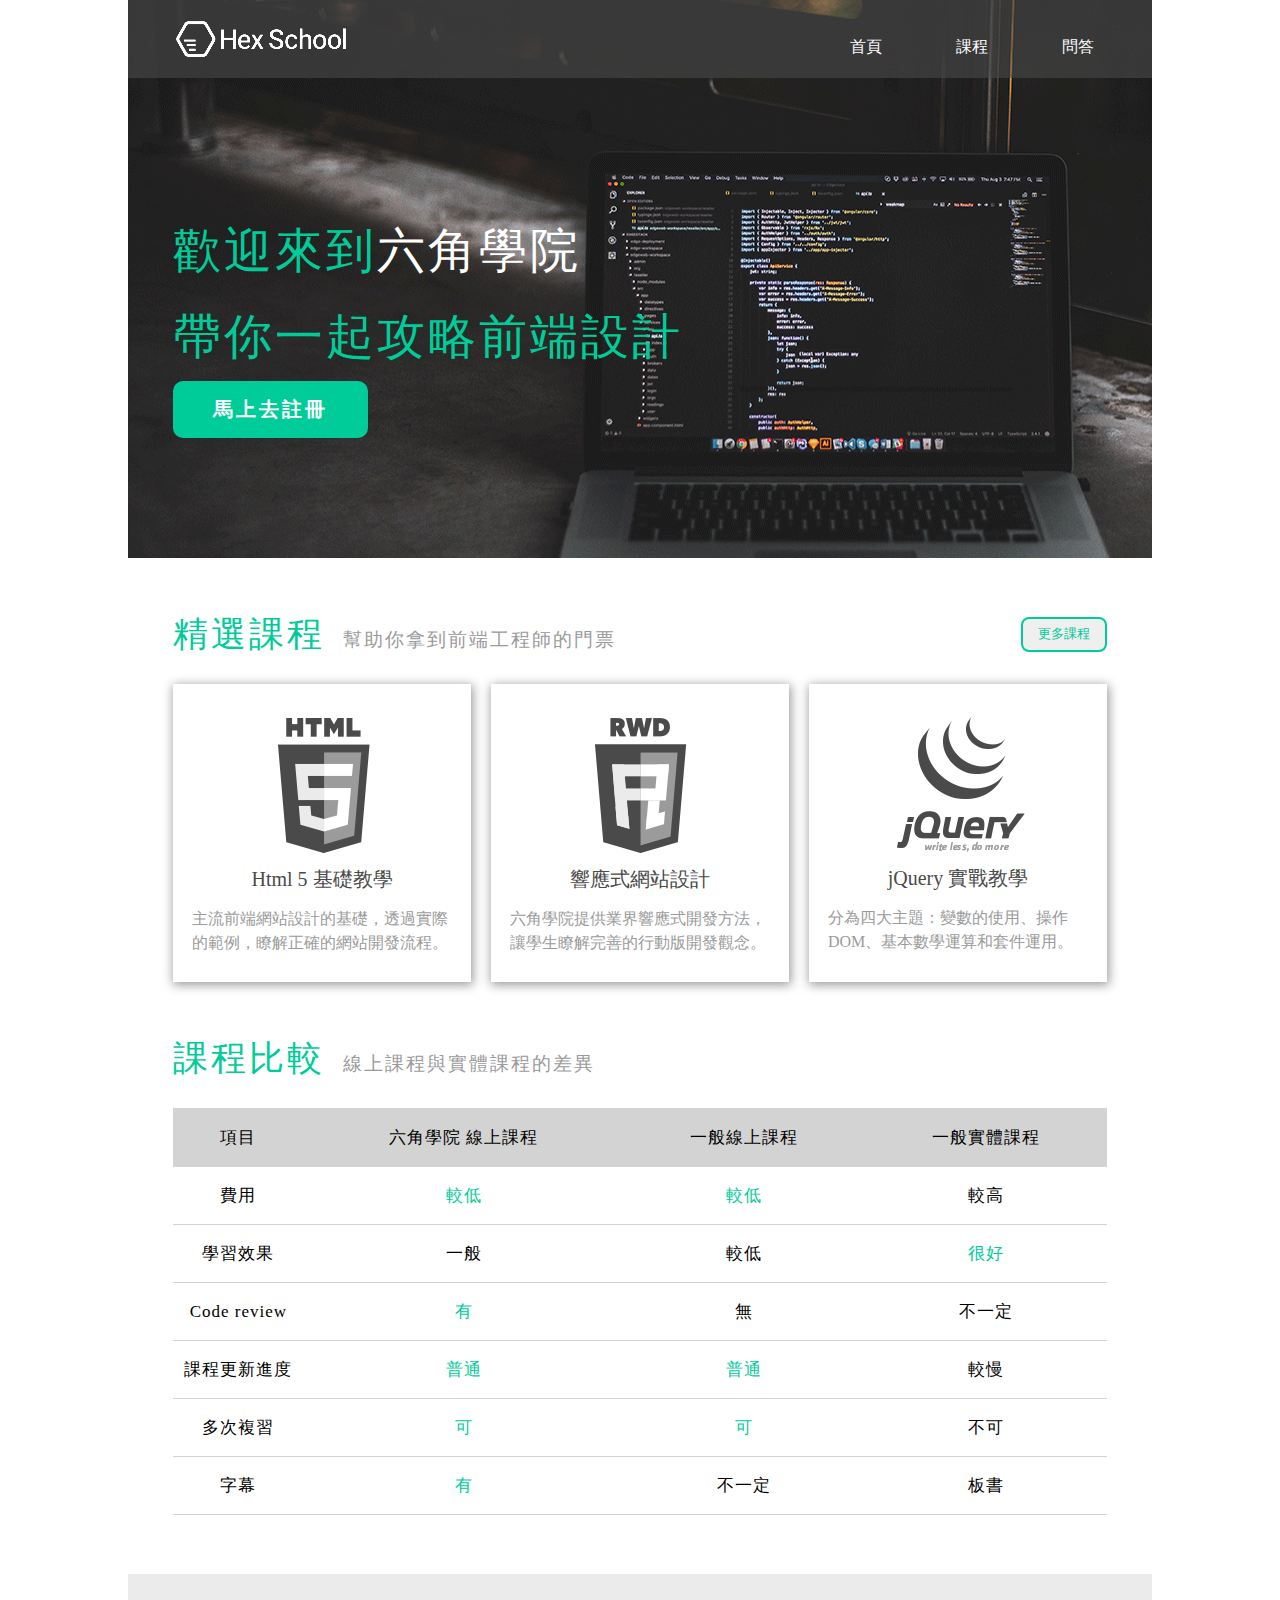
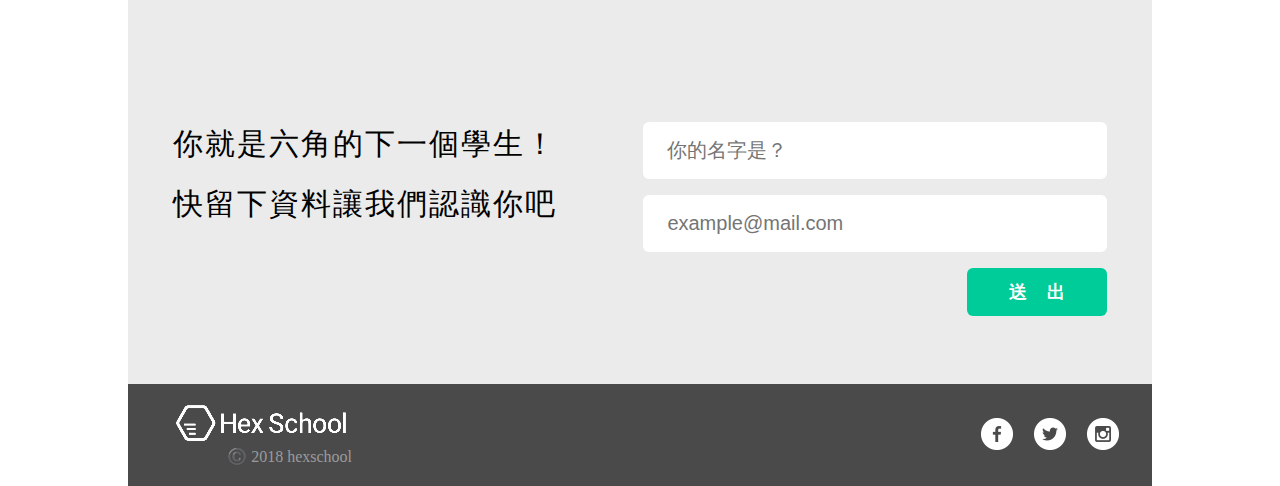
<file: index.html>
<!DOCTYPE html>
<html lang="en">
<head>
    <meta charset="UTF-8">
    <meta name="viewport" content="width=device-width, initial-scale=1.0">
    <meta property="og:title" content="HexSchool首頁" />
    <meta property="og:description" content="HexSchool六角學院提供最棒的前端課程教學" />
    <meta property="og:type" content="website" />
    <meta property="og:url" content="https://juniperlin.github.io/muti-pages-web/index.html">
    <title>HexSchool首頁</title>
    <link rel="stylesheet" href="css/style.css">
</head>
<body>
    <div class="wrap">
        <div class="index_header">
            <div class="navbar">
                <p>HexSchool</p>
                <ul>
                    <li><a href="index.html">首頁</a></li>
                    <li><a href="course.html">課程</a></li>
                    <li><a href="faq.html">問答</a></li>
                </ul>
            </div>
            <div class="index_header_content">
                <h2>歡迎來到<span>六角學院</span>
                    <br>帶你一起攻略前端設計
                </h2>
                <button><span>馬上去註冊</span></button>
            </div>
        </div>
        <div class="content">
            <div class="index_intro">
                <div class="title">
                    <h2><span>精選課程</span>幫助你拿到前端工程師的門票</h2>
                    <input type="button" value="更多課程">
                </div>
                <ul class="course">
                    <li>
                        <img src="img/html5.png" alt="">
                        <h3>Html 5 基礎教學</h3>
                        <p>主流前端網站設計的基礎，透過實際的範例，瞭解正確的網站開發流程。</p>
                    </li>
                    <li>
                        <img src="img/rwd.png" alt="">
                        <h3>響應式網站設計</h3>
                        <p>六角學院提供業界響應式開發方法，讓學生瞭解完善的行動版開發觀念。</p>
                    </li>
                    <li>
                        <img src="img/jQuery.png" alt="">
                        <h3>jQuery 實戰教學</h3>
                        <p>分為四大主題：變數的使用、操作DOM、基本數學運算和套件運用。</p>
                    </li>
                </ul>
            </div>
            <div class="comparison">
                <div class="title">
                    <h2><span>課程比較</span>線上課程與實體課程的差異</h2>
                </div>
                <table>
                    <thead>
                        <tr>
                            <th class="narrow_table">項目</th>
                            <th>六角學院 線上課程</th>
                            <th>一般線上課程</th>
                            <th>一般實體課程</th>
                        </tr>
                    </thead>
                    <tbody>
                        <tr>
                            <td>費用</td>
                            <td class="green">較低</td>
                            <td class="green">較低</td>
                            <td>較高</td>
                        </tr>
                        <tr>
                            <td>學習效果</td>
                            <td>一般</td>
                            <td>較低</td>
                            <td class="green">很好</td>
                        </tr>
                        <tr>
                            <td>Code review</td>
                            <td class="green">有</td>
                            <td>無</td>
                            <td>不一定</td>
                        </tr>
                        <tr>
                            <td>課程更新進度</td>
                            <td class="green">普通</td>
                            <td class="green">普通</td>
                            <td>較慢</td>
                        </tr>
                        <tr>
                            <td>多次複習</td>
                            <td class="green">可</td>
                            <td class="green">可</td>
                            <td>不可</td>
                        </tr>
                        <tr>
                            <td>字幕</td>
                            <td class="green">有</td>
                            <td>不一定</td>
                            <td>板書</td>
                        </tr>
                    </tbody>
                </table>
            </div>
        </div>
        <div class="sub">
            <h3>你就是六角的下一個學生！<br>快留下資料讓我們認識你吧</h3>
            <form action="index.html" class=index_input>
                <input type="text" name="person" id="person" placeholder="你的名字是？">
                <input type="text" name="email" id="email" placeholder="example@mail.com">
                <input type="submit" value="送    出">
            </form>
        </div>
        <div class="footer">
            <div class="footer_logo">
                <img src="img/logo.png" alt="">
                <p>©️ 2018 hexschool</p>
            </div>
            <div class="social_link">
                <ul>
                    <li>
                        <p class="facebook"><a href="https://www.facebook.com/hexschool/">六角學院FB</a></p>
                    </li>
                    <li>                
                        <p class="twitter"><a href="https://twitter.com/hexschool1">六角學院TW</a></p>
                    </li>
                    <li>
                        <p class="instagram"><a href="https://www.instagram.com/hexschool/">六角學院IG</a></p>
                    </li>
                </ul>
            </div>
        </div>
    </div>
</body>
</html>
</file>
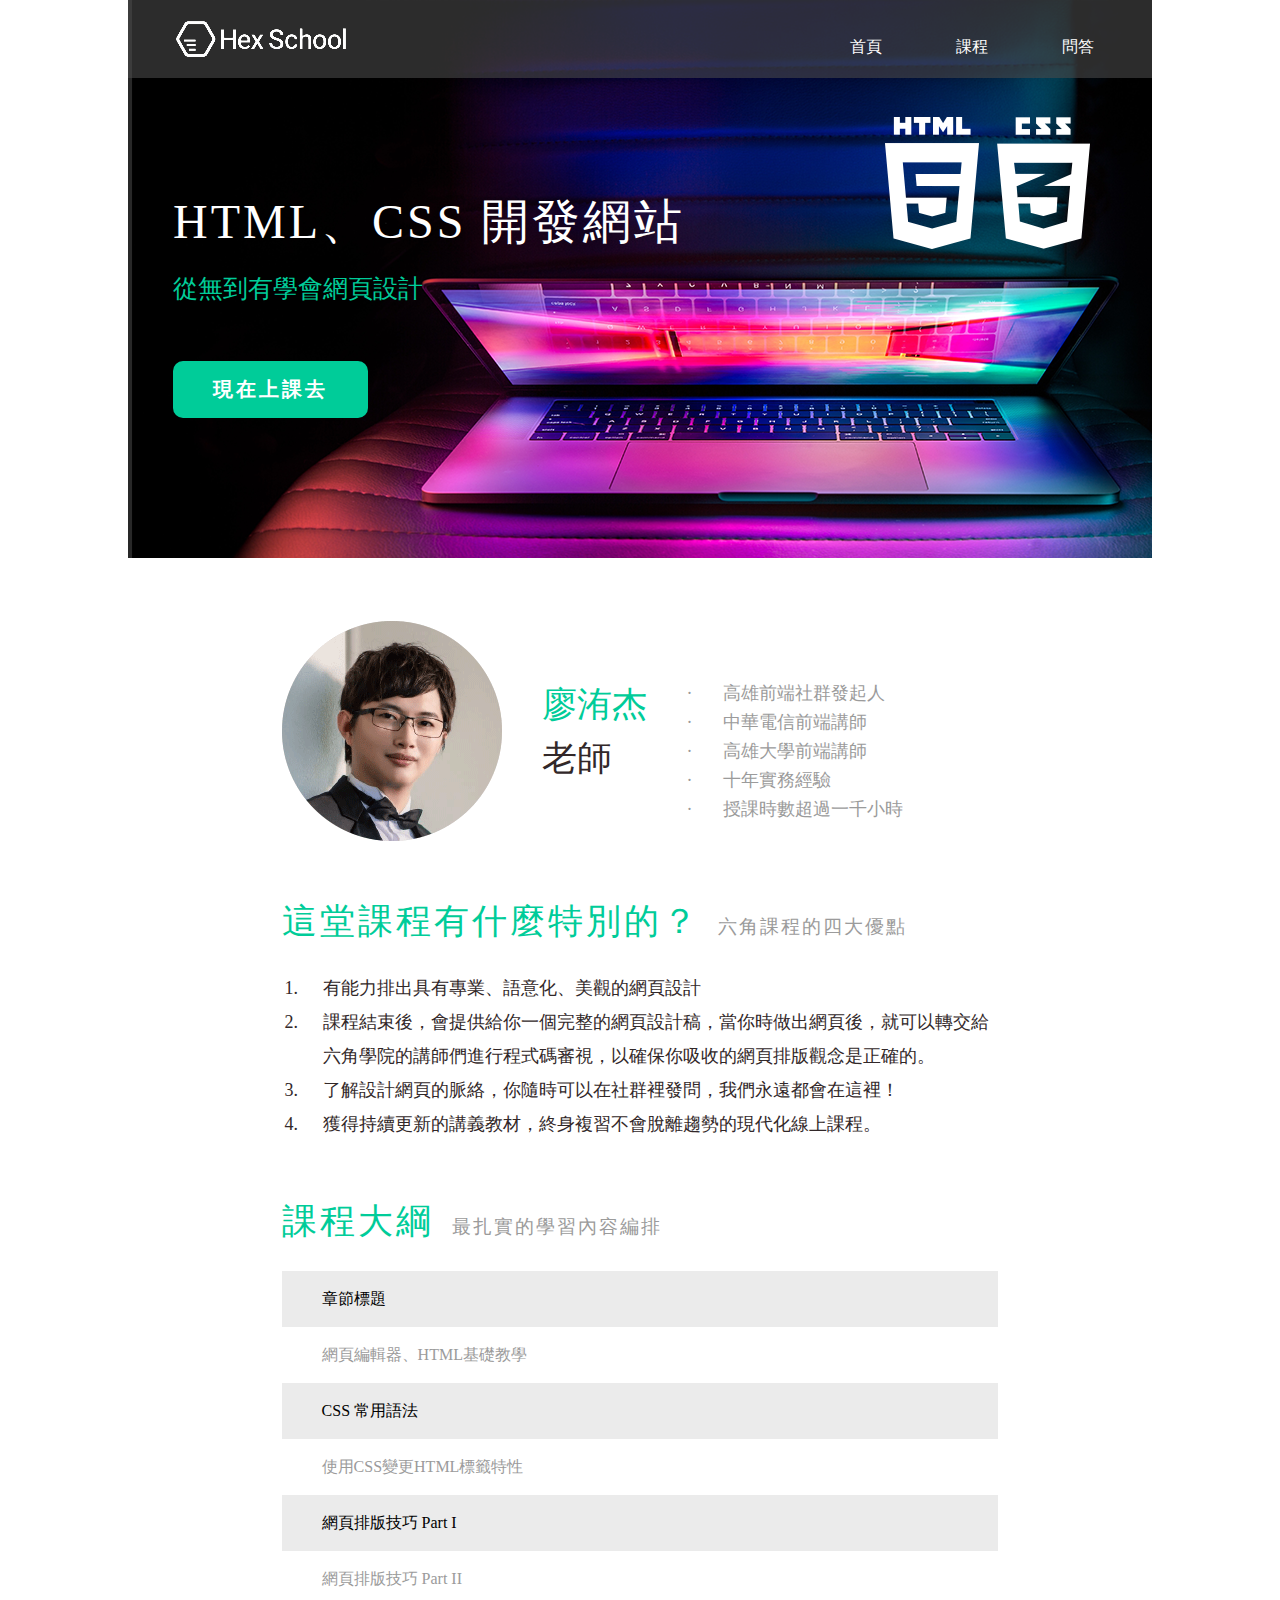
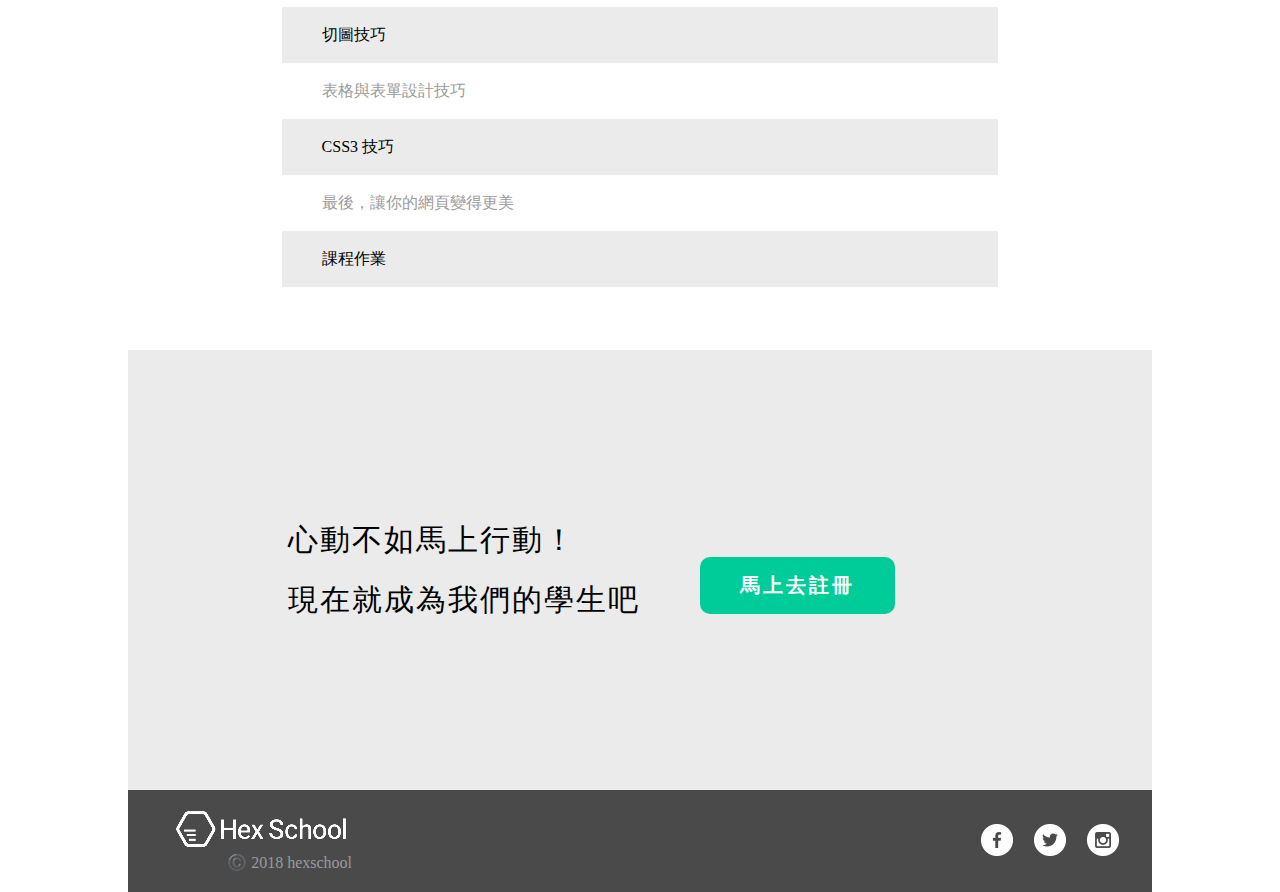
<file: course.html>
<!DOCTYPE html>
<html lang="en">
<head>
    <meta charset="UTF-8">
    <meta name="viewport" content="width=device-width, initial-scale=1.0">
    <meta property="og:title" content="HexSchool課程" />
    <meta property="og:description" content="HexSchool六角學院提供最棒的前端課程教學" />
    <meta property="og:type" content="website" />
    <meta property="og:url" content="https://juniperlin.github.io/muti-pages-web/course.html">
    <title>HexSchool課程</title>
    <link rel="stylesheet" href="css/style.css">
</head>
<body>
    <div class="wrap">
        <div class="course_header">
            <div class="navbar">
                <p>HexSchool</p>
                <ul>
                    <li><a href="index.html">首頁</a></li>
                    <li><a href="course.html">課程</a></li>
                    <li><a href="faq.html">問答</a></li>
                </ul>
            </div>
            <div class="course_header_content">
                <h2>HTML、CSS 開發網站</h2>
                <h3>從無到有學會網頁設計</h3>
                <button><span>現在上課去</span></button>
            </div>
            <div class="code_img">
                <img src="img/html.png" alt="">
                <img src="img/CSS.png" alt="">
            </div>
        </div>
        <div class="course_content">
            <div class="teacher">
                <img src="img/teacher.png" alt="">
                <div class="teacher_name">
                    <h1>廖洧杰</h1>
                    <p>老師</p>
                </div>
                <ul>
                    <li>高雄前端社群發起人</li>
                    <li>中華電信前端講師</li>
                    <li>高雄大學前端講師</li>
                    <li>十年實務經驗</li>
                    <li>授課時數超過一千小時</li>
                </ul>
            </div>
            <div class="course_intro">
                <div class="title">
                    <h2><span>這堂課程有什麼特別的？</span>六角課程的四大優點</h2>
                </div>
                <ol>
                    <li>有能力排出具有專業、語意化、美觀的網頁設計</li>
                    <li>課程結束後，會提供給你一個完整的網頁設計稿，當你時做出網頁後，就可以轉交給六角學院的講師們進行程式碼審視，以確保你吸收的網頁排版觀念是正確的。</li>
                    <li>了解設計網頁的脈絡，你隨時可以在社群裡發問，我們永遠都會在這裡！</li>
                    <li>獲得持續更新的講義教材，終身複習不會脫離趨勢的現代化線上課程。</li>
                </ol>
            </div>
            <div class="outline">
                <div class="title">
                    <h2><span>課程大綱</span>最扎實的學習內容編排</h2>
                </div>
                <ul>
                    <li>章節標題</li>
                    <li class="gray">網頁編輯器、HTML基礎教學</li>
                    <li>CSS 常用語法</li>
                    <li class="gray">使用CSS變更HTML標籤特性</li>
                    <li>網頁排版技巧 Part I</li>
                    <li class="gray">網頁排版技巧 Part II</li>
                    <li>切圖技巧</li>
                    <li class="gray">表格與表單設計技巧</li>
                    <li>CSS3 技巧</li>
                    <li class="gray">最後，讓你的網頁變得更美</li>
                    <li>課程作業</li>
                </ul>
            </div>
        </div>
        <div class="register">
            <h3>心動不如馬上行動！<br>現在就成為我們的學生吧</h3>
            <button><span>馬上去註冊</span></button>
        </div>
        <div class="footer">
            <div class="footer_logo">
                <img src="img/logo.png" alt="">
                <p>©️ 2018 hexschool</p>
            </div>
            <div class="social_link">
                <ul>
                    <li>
                        <p class="facebook"><a href="https://www.facebook.com/hexschool/">六角學院FB</a></p>
                    </li>
                    <li>                
                        <p class="twitter"><a href="https://twitter.com/hexschool1">六角學院TW</a></p>
                    </li>
                    <li>
                        <p class="instagram"><a href="https://www.instagram.com/hexschool/">六角學院IG</a></p>
                    </li>
                </ul>
            </div>
        </div>
    </div>
</body>
</html>
</file>
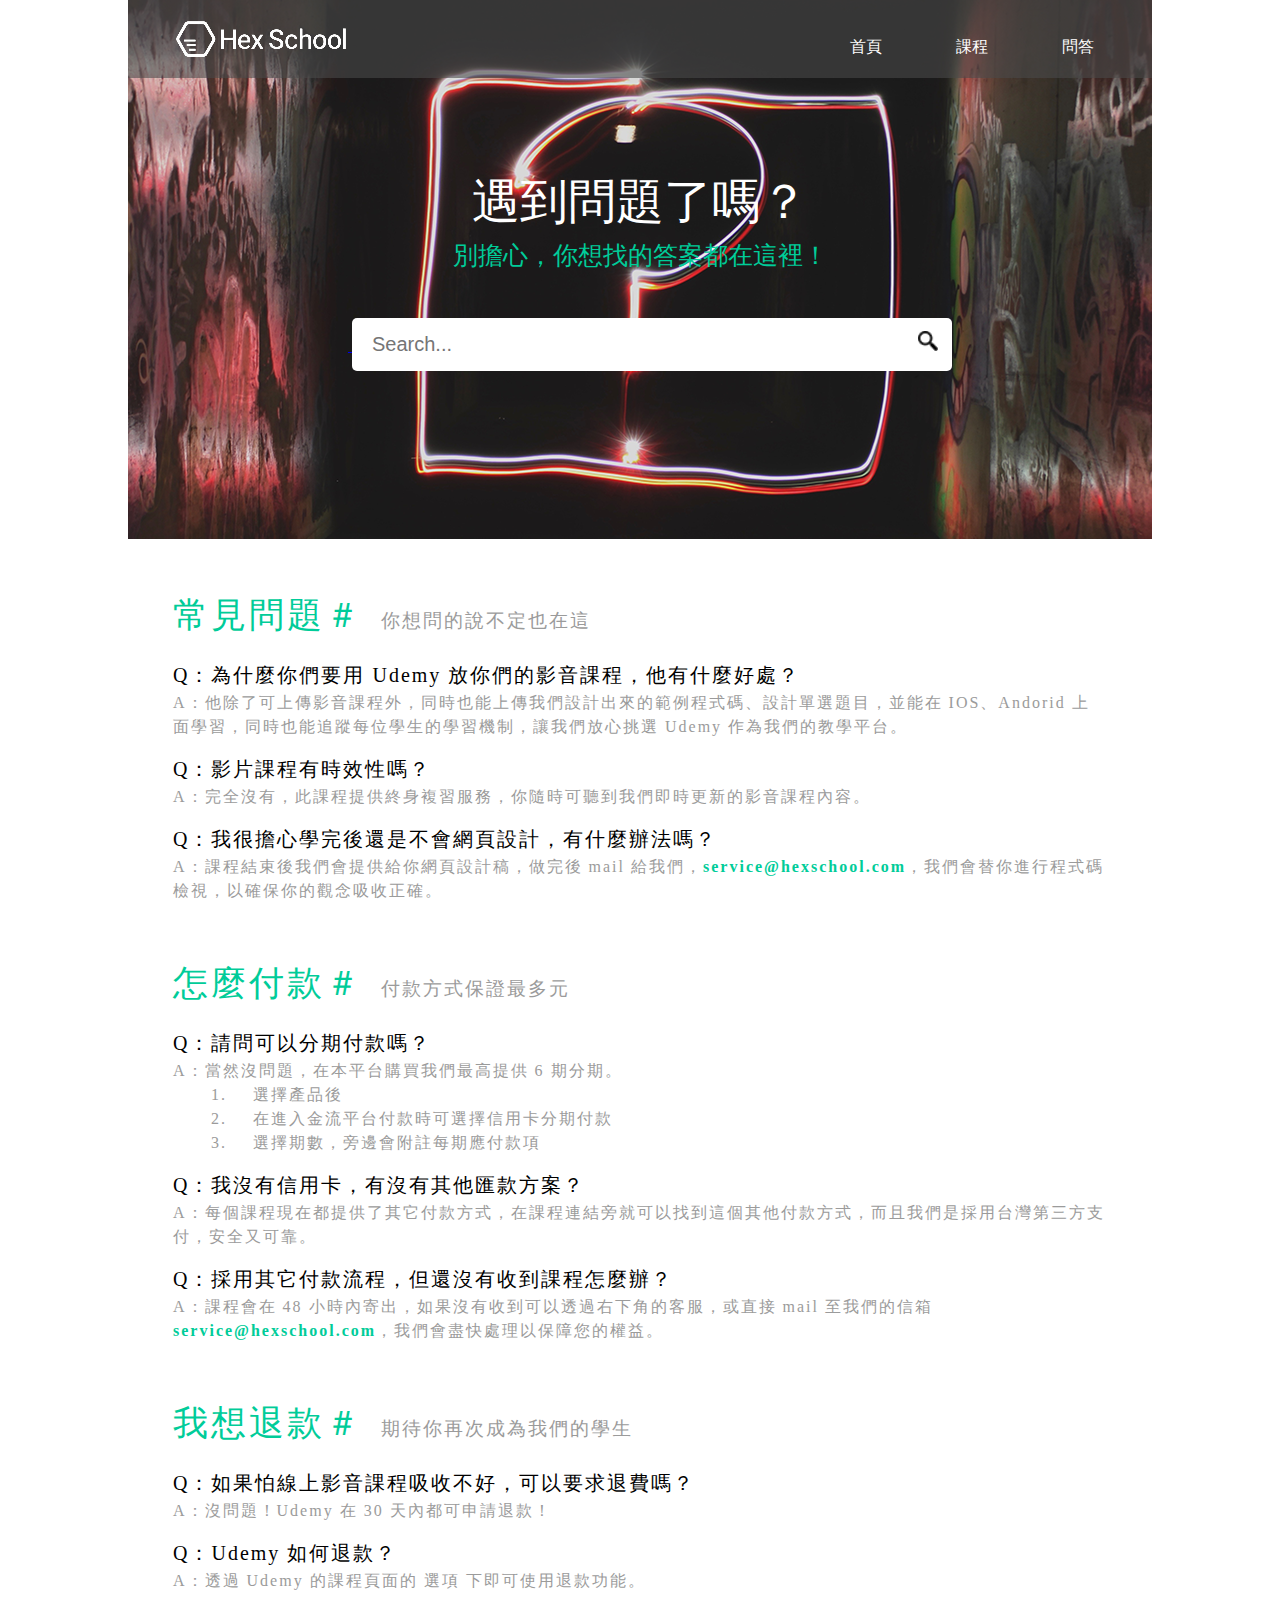
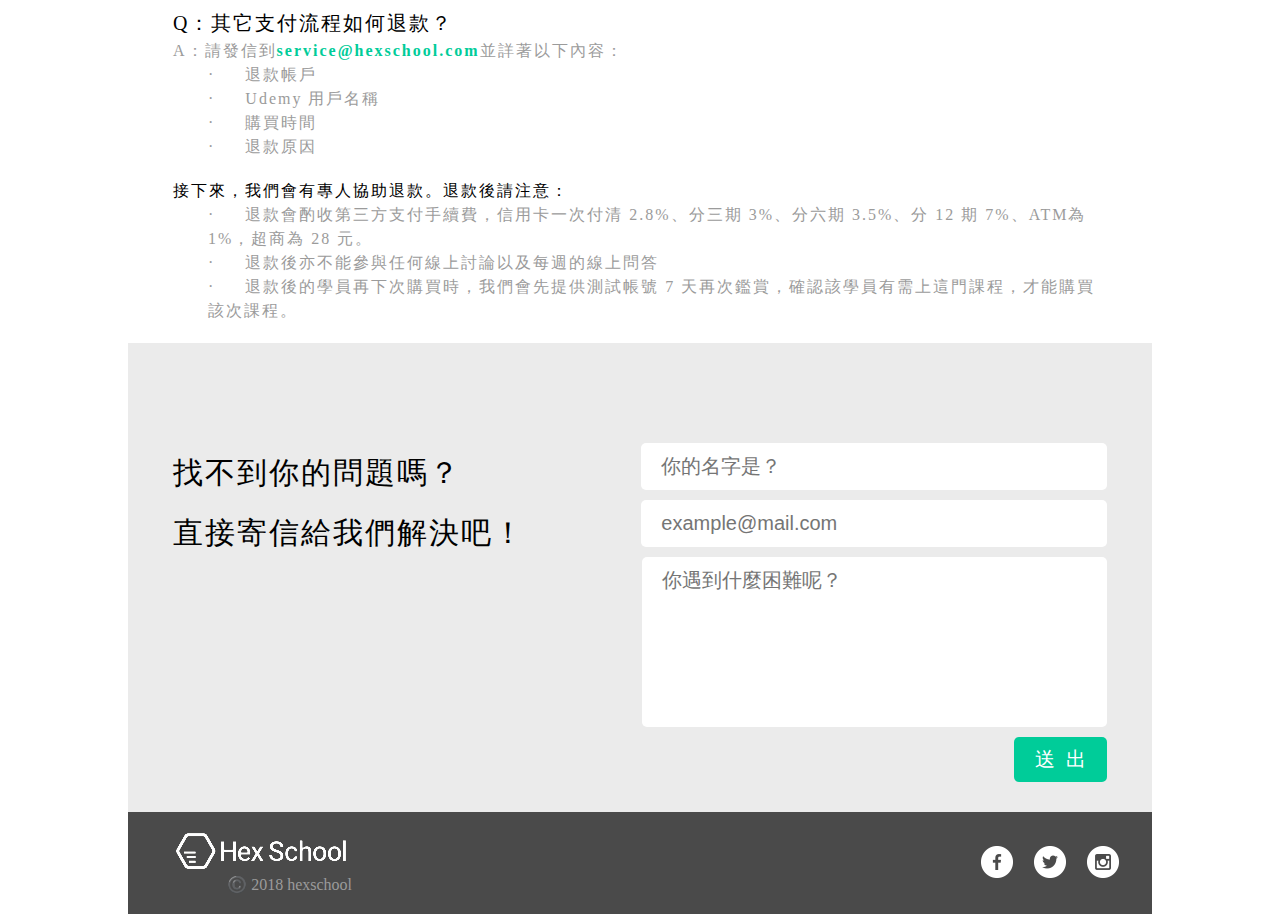
<file: faq.html>
<!DOCTYPE html>
<html lang="en">
<head>
    <meta charset="UTF-8">
    <meta name="viewport" content="width=device-width, initial-scale=1.0">
    <meta property="og:title" content="HexSchool問答" />
    <meta property="og:description" content="HexSchool六角學院提供最棒的前端課程教學" />
    <meta property="og:type" content="website" />
    <meta property="og:url" content="https://juniperlin.github.io/muti-pages-web/faq.html">
    <title>HexSchool問與答</title>
    <link rel="stylesheet" href="css/style.css">
</head>
<body>
    <div class="wrap">
        <div class="faq_header">
            <div class="navbar">
                <p>HexSchool</p>
                <ul>
                    <li><a href="index.html">首頁</a></li>
                    <li><a href="course.html">課程</a></li>
                    <li><a href="faq.html">問答</a></li>
                </ul>
            </div>
            <div class="faq_title">
                <h2>遇到問題了嗎？</h2>
                <p>別擔心，你想找的答案都在這裡！</p>
                <a href="#" class="search_icon">
                    <img src="img/search.png" alt="">
                    <input type="search" id="search" placeholder="Search...">
                </a>
            </div>
        </div>
        <div class="content">
            <div class="normal_qa">
                <div class="title">
                    <h2><span>常見問題＃</span>你想問的說不定也在這</h2>
                </div>
                <h3>Q：為什麼你們要用 Udemy 放你們的影音課程，他有什麼好處？</h3>
                <p>A：他除了可上傳影音課程外，同時也能上傳我們設計出來的範例程式碼、設計單選題目，並能在 IOS、Andorid 上面學習，同時也能追蹤每位學生的學習機制，讓我們放心挑選 Udemy 作為我們的教學平台。</p>
                <h3>Q：影片課程有時效性嗎？</h3>
                <p>A：完全沒有，此課程提供終身複習服務，你隨時可聽到我們即時更新的影音課程內容。</p>
                <h3>Q：我很擔心學完後還是不會網頁設計，有什麼辦法嗎？</h3>
                <p>A：課程結束後我們會提供給你網頁設計稿，做完後 mail 給我們，<a href="mailto:service@hexschool.com">service@hexschool.com</a>，我們會替你進行程式碼檢視，以確保你的觀念吸收正確。</p>
            </div>
            <div class="payment">
                <div class="title">
                    <h2><span>怎麼付款＃</span>付款方式保證最多元</h2>
                </div>
                <h3>Q：請問可以分期付款嗎？</h3>
                <p class="default_mb">A：當然沒問題，在本平台購買我們最高提供 6 期分期。
                    <ol>
                        <li>選擇產品後</li>
                        <li>在進入金流平台付款時可選擇信用卡分期付款</li>
                        <li>選擇期數，旁邊會附註每期應付款項</li>
                    </ol>	
                </p>
                <h3>Q：我沒有信用卡，有沒有其他匯款方案？</h3>
                <p>A：每個課程現在都提供了其它付款方式，在課程連結旁就可以找到這個其他付款方式，而且我們是採用台灣第三方支付，安全又可靠。</p>
                <h3>Q：採用其它付款流程，但還沒有收到課程怎麼辦？</h3>
                <p>A：課程會在 48 小時內寄出，如果沒有收到可以透過右下角的客服，或直接 mail 至我們的信箱 <a href="mailto:service@hexschool.com">service@hexschool.com</a>，我們會盡快處理以保障您的權益。</p>  
            </div>
            <div class="refund">
                <div class="title">
                    <h2><span>我想退款＃</span>期待你再次成為我們的學生</h2>
                </div>
                <h3>Q：如果怕線上影音課程吸收不好，可以要求退費嗎？</h3>
                <p>A：沒問題！Udemy 在 30 天內都可申請退款！</p>
                <h3>Q：Udemy 如何退款？</h3>
                <p>A：透過 Udemy 的課程頁面的 選項 下即可使用退款功能。</p>
                <h3>Q：其它支付流程如何退款？</h3>
                <p class="default_mb">A：請發信到<a href="mailto:service@hexschool.com">service@hexschool.com</a>並詳著以下內容：
                    <ul>
                        <li>退款帳戶</li>
                        <li>Udemy 用戶名稱</li>
                        <li>購買時間</li>
                        <li>退款原因</li>
                    </ul>
                </p>
                <p class="black">接下來，我們會有專人協助退款。退款後請注意：</p>
                <ul>
                    <li>退款會酌收第三方支付手續費，信用卡一次付清 2.8%、分三期 3%、分六期 3.5%、分 12 期 7%、ATM為 1%，超商為 28 元。</li>
                    <li>退款後亦不能參與任何線上討論以及每週的線上問答</li>
                    <li>退款後的學員再下次購買時，我們會先提供測試帳號 7 天再次鑑賞，確認該學員有需上這門課程，才能購買該次課程。</li>
                </ul>
            </div>
        </div>
        <div class="mailbox">
            <h2>找不到你的問題嗎？<br>直接寄信給我們解決吧！</h2>
            <div class="mailarea">
                <input type="text" id="name" name="name" placeholder="你的名字是？">
                <input type="text" id="email" id="email" placeholder="example@mail.com">
                <textarea name="feedback" id="feedback" cols="30" rows="10" placeholder="你遇到什麼困難呢？"></textarea>
                <input type="submit" value="送  出">
            </div>
        </div>
        <div class="footer">
            <div class="footer_logo">
                <img src="img/logo.png" alt="">
                <p>©️ 2018 hexschool</p>
            </div>
            <div class="social_link">
                <ul>
                    <li>
                        <p class="facebook"><a href="https://www.facebook.com/hexschool/">六角學院FB</a></p>
                    </li>
                    <li>                
                        <p class="twitter"><a href="https://twitter.com/hexschool1">六角學院TW</a></p>
                    </li>
                    <li>
                        <p class="instagram"><a href="https://www.instagram.com/hexschool/">六角學院IG</a></p>
                    </li>
                </ul>
            </div>
        </div>
    </div>
</body>
</html>
</file>
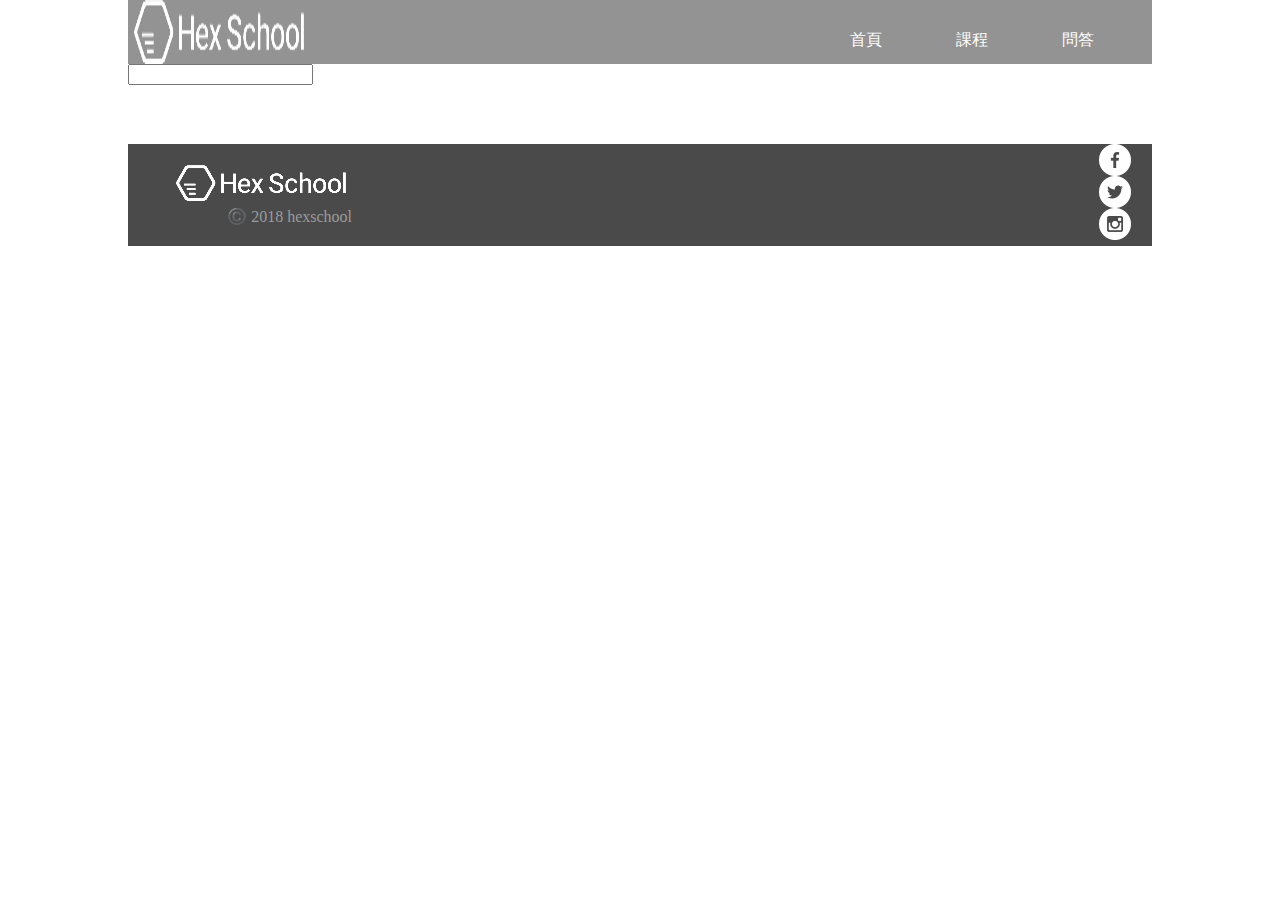
<file: layout.html>
<!DOCTYPE html>
<html lang="en">
<head>
    <meta charset="UTF-8">
    <meta name="viewport" content="width=device-width, initial-scale=1.0">
    <title>Document</title>
    <link rel="stylesheet" href="css/style.css">
</head>
<body>
    <div class="wrap">
        <div class="header">
            <div class="navbar">
                <img src="img/logo.png" alt="">
                <ul>
                    <li><a href="index.html">首頁</a></li>
                    <li><a href="course.html">課程</a></li>
                    <li><a href="faq.html">問答</a></li>
                </ul>
            </div>
            <input type="">
        </div>
        <div class="content"></div>
        <div class="footer">
            <div class="footer_logo">
                <img src="img/logo.png" alt="">
                <p>©️ 2018 hexschool</p>
            </div>
            <div class="social_link">
                <p class="facebook"><a href="https://www.facebook.com/hexschool/">六角學院FB</a></p>
                <p class="twitter"><a href="https://twitter.com/hexschool1">六角學院TW</a></p>
                <p class="instagram"><a href="https://www.instagram.com/hexschool/">六角學院IG</a></p>
            </div>
        </div>
    </div>
</body>
</html>
</file>
<file: css/style.css>
/* http://meyerweb.com/eric/tools/css/reset/ 
   v2.0 | 20110126
   License: none (public domain)
*/

html, body, div, span, applet, object, iframe,
h1, h2, h3, h4, h5, h6, p, blockquote, pre,
a, abbr, acronym, address, big, cite, code,
del, dfn, em, img, ins, kbd, q, s, samp,
small, strike, strong, sub, sup, tt, var,
b, u, i, center,
dl, dt, dd, ol, ul, li,
fieldset, form, label, legend,
table, caption, tbody, tfoot, thead, tr, th, td,
article, aside, canvas, details, embed, 
figure, figcaption, footer, header, hgroup, 
menu, nav, output, ruby, section, summary,
time, mark, audio, video {
	margin: 0;
	padding: 0;
	border: 0;
	font-size: 100%;
    font: inherit;
    font-family: '微軟正黑體';
	vertical-align: baseline;
}
/* HTML5 display-role reset for older browsers */
article, aside, details, figcaption, figure, 
footer, header, hgroup, menu, nav, section {
	display: block;
}
body {
	line-height: 1;
}
ol, ul {
	list-style: none;
}
blockquote, q {
	quotes: none;
}
blockquote:before, blockquote:after,
q:before, q:after {
	content: '';
	content: none;
}
table {
	border-collapse: collapse;
	border-spacing: 0;
}
img {
    max-width: 100%;
    height: auto;
}

/***-- layout --***/
.wrap{
    margin: 0 auto;
    width: 1024px;
    background-color: #ffffff;
}
.navbar{
    display: flex;
    background: #4a4a4a98;
    justify-content: space-between;
}
.navbar p{
    background-image: url(../img/logo.png);
    width: 182px;
    height: 36px;
    text-indent: 101%;
    overflow: hidden;
    white-space: nowrap;
    margin: 21px 0px 21px 42px;
}
.navbar ul{
    display: flex;
    justify-content: center;
    align-items: center;
}
.navbar ul li{
    margin-right: 42px;
}
.navbar ul li a{
    display: block;
    padding: 32px 16px 16px 16px;
    color: #ffffff;
    text-decoration: none;
    border-bottom: 0px solid #00cc99;
    transition: 0.1s;
}
.navbar ul li a:hover{
    color: #00cc99;
    border-bottom: 9px solid #00cc99;
    font-size: 20px;
    transition-duration: 0.2s;
}
.footer{
    display: flex;
    background-color: #4a4a4a;
    justify-content: space-between;
}
.footer_logo{
    text-align: right;
    margin: 21px 0px 21px 42px;
}
.footer_logo p{
    margin-top: 5px;
    color: #9b9b9b;
}
.social_link ul{
    display: flex;
    padding-top: 20%;
    margin-right: 12px;
}
.facebook{
    background-image: url(../img/fb.png);
}
.twitter{
    background-image: url(../img/tw.png);
}
.instagram{
    background-image: url(../img/ig.png);
}
.social_link p{
    margin-right: 21px;
}
.social_link p a{
    width: 32px;
    height: 32px;
    display: block;
    text-indent: 101%;
    overflow: hidden;
    white-space: nowrap; 
}
/*網頁內各區域的標題*/
.title{
    display: flex;
    justify-content: space-between;
    margin-bottom: 32px;
}
.title h2 span{
    color: #00cc99;
    font-size: 35px;
    margin-right: 18px;
    letter-spacing: 3px;
}
.title h2{
    font-size: 19px;
    color: #9b9b9b;
    letter-spacing: 2px;
}
/*網頁內各區域的標題*/
/***-- layout --***/

/*----------------------*/

/***-- index --***/
/** 表頭 **/
.index_header{
    background-image: url(../img/bg_index.png);
}
.index_header_content{
    position: relative;
    left: 45px;
    padding: 130px 0px 120px 0px;
}
.index_header h2{
    font-size: 48px;
    color: #00cc99;
    line-height: 1.8em;
    letter-spacing: 3px; 
}
.index_header span{
    color: #ffffff;
}
.index_header button{
    background-color: #00cc99;
    border: none;
    padding: 15px 40px 15px 40px;
    border-radius: 10px;
    font-size: 20px;
    font-weight: 900;
    letter-spacing: 3px;
    color: #ffffff;
    cursor: pointer;
    outline: 0;
}
.index_header button span{
    cursor: pointer;
    position: relative;
    transition: 0.5s;
}
.index_header button span:after{
    content: '➔';
    position: absolute;
    opacity: 0;
    top: 0;
    right: -20px;
    transition: 0.5s;
}
.index_header button:hover span{
    padding-right: 60px;
}
.index_header button:hover span:after{
    opacity: 1;
    right: 0;
}
/** 表頭 **/

/** 精選課程 **/
.content{
    margin: 59px 45px 0px 45px;
}
.index_intro{
    margin-bottom: 59px;
}
.title input{
    border: 2px solid #00cc99;
    border-radius: 8px;
    cursor: pointer;
    outline: 0;
    color: #00cc99;
    padding: 0px 15px 0px 15px;
    transition: 0.2s;
}
.title input:hover{
    background: #00cc99;
    color: #ffffff;
    transition: 0.2s;
}
.course{
    display: flex;
    justify-content: space-between;
}
.course li{
    width: 260px;
    display: flex;
    flex-direction: column;
    align-items: center;
    padding: 27px 19px 27px 19px;
    box-shadow: 1px 2px 10px 1px #9b9b9b;
}
.course li h3{
    color: #4a4a4a;
    font-size: 20px;
    margin-top: 16px;
    margin-bottom: 18px;
}
.course li p{
    color: #9b9b9b;
    line-height: 1.5em;
}
/** 精選課程 **/

/** 課程比較 **/
.comparison{
    margin-bottom: 59px;
}
table th{
    background: #d3d3d3;
}
th,td{
    font-size: 17px;
    letter-spacing: 1px;
    padding: 20px 10px;
    text-align: center;
    border-top: 1.5px solid #d3d3d3;
    border-bottom: 1.5px solid #d3d3d3;
}
.narrow_table{
    width: 14%;
}
table{
    border-collapse: collapse;
    caption-side: top;
    width: 100%;
}
.green{
    color: #00cc99;
}
/** 課程比較 **/

/** 訂閱 **/
.sub{
    display: flex;
    justify-content: space-between;
    background: #ebebeb;
    padding: 140px 45px 60px 45px;
}
.sub h3{
    font-size: 30px;
    line-height: 2em;
    letter-spacing: 2px;
    width: 50%;
}
.index_input{
    width: 50%;
}
.index_input input{
    display: block;
    float: right;
    padding: 17px 24px;
    margin: 8px 0px;
    font-size: 20px;
    border: none;
    cursor: pointer;
    border-radius: 6px;
    outline: 0;
    width: 89%;
}

.index_input input[type="submit"]{
    width: 30%;
    background: #00cc99;
    color: #ffffff;
    font-size: 18px;
    font-weight: bold;
    padding: 12px;
    transition: 0.5s;
}
.index_input input[type="submit"]:hover{
    background: #00a57c;
    transition: 0.5s;    
}
/** 訂閱 **/
/***-- index --***/

/*----------------------*/

/***-- course --***/
/** 表頭 **/
.course_header{
    background-image: url(../img/bg_course.png);
}
.course_header_content{
    position: relative;
    top: 120px;
    left: 45px;
    padding-bottom: 110px;
}
.course_header h2{
    color: #ffffff;
    font-size: 48px;
    letter-spacing: 3px;
    margin-bottom: 30px;
}
.course_header h3{
    color: #00cc99;
    font-size: 25px;
    margin-bottom: 60px;
}
.course_header button{
    background-color: #00cc99;
    border: none;
    padding: 15px 40px 15px 40px;
    border-radius: 10px;
    font-size: 20px;
    font-weight: 900;
    letter-spacing: 3px;
    color: #ffffff;
    cursor: pointer;
    outline: 0;
}
.course_header button span{
    cursor: pointer;
    position: relative;
    transition: 0.5s;
}
.course_header button span:after{
    content: '➔';
    position: absolute;
    opacity: 0;
    top: 0;
    right: -20px;
    transition: 0.5s;
}
.course_header button:hover span{
    padding-right: 60px;
}
.course_header button:hover span:after{
    opacity: 1;
    right: 0;
}
.code_img{
    position: relative;
    left: 750px;
    bottom: 300px;
}
/** 表頭 **/

/** 內容 **/
.course_content{
    margin: 0 auto;
    width: 70%;
}
/** 內容 **/

/** 老師 **/
.teacher{
    display: flex;
    margin: 63px 0px 63px 0px;
    align-items: center;
}
.teacher_name{
    margin-left: 40px;
    display: flex;
    flex-direction: column;
    justify-content: center;
}
.teacher_name h1{
    font-size: 35px;
    color: #00cc99;
    margin-bottom: 19px;
}
.teacher_name p{
    font-size: 35px;
    color: #322829;
}
.teacher ul{
    margin-left: 40px;
    margin-top: 50px;
}
.teacher ul li{
    margin-bottom: 11px;
    color: #9b9b9b;
    font-size: 18px;
}
.teacher ul li:before{
    content: "·";
    margin-right: 30px;
    color: #9b9b9b;
}
/** 老師 **/

/** 課程有什麼特別 **/
.course_intro{
    margin-bottom: 63px;
}
.course_intro ol{
    color: #322829;
    font-size: 18px;
    list-style-type: decimal;
    line-height: 34px;
}
.course_intro li{
    margin-left: 21px;
    padding-left: 20px;
}
/** 課程有什麼特別 **/

/** 課程大綱 **/
.outline{
    margin-bottom: 63px;
}
.outline li{
    background-color: #ebebeb;
    padding-left: 40px;
    padding-top: 20px;
    padding-bottom: 20px;
}
.outline .gray{
    background-color: #ffffff;
    color: #9b9b9b;
}
/** 課程大綱 **/

/** 註冊 **/
.register{
    background: #ebebeb;
    display: flex;
    align-items: center;
    padding: 160px 30px 160px 30px;
}
.register h3{
    width: 50%;
    font-size: 30px;
    line-height: 2em;
    letter-spacing: 2px;
    display: flex;
    justify-content: flex-end;
    margin-right: 30px;
}
.register button{
    background-color: #00cc99;
    border: none;
    padding: 15px 40px 15px 40px;
    border-radius: 10px;
    font-size: 20px;
    font-weight: 900;
    letter-spacing: 3px;
    color: #ffffff;
    cursor: pointer;
    outline: 0;
    margin-left: 30px;
    margin-top: 30px;
}
.register button span{
    cursor: pointer;
    position: relative;
    transition: 0.5s;
}
.register button span:after{
    content: '➔';
    position: absolute;
    opacity: 0;
    top: 0;
    right: -20px;
    transition: 0.5s;
}
.register button:hover span{
    padding-right: 60px;
}
.register button:hover span:after{
    opacity: 1;
    right: 0;
}
/** 註冊 **/
/***-- course --***/

/*----------------------*/

/***-- faq --***/
/** 表頭 **/
.faq_header{
    background-image: url(../img/bg_QA.png);
}
.faq_title{
    display: flex;
    flex-direction: column;
    align-items: center;
    padding-top: 100px;
    padding-bottom: 168px;
}
.faq_title h2{
    font-size: 48px;
    color: #ffffff;
    margin-bottom: 17px;
}
.faq_title p{
    font-size: 25px;
    color: #00cc99;
    margin-bottom: 50px;
}
.search_icon img{
    width: 20px;
    height: 20px;
    position: relative;
    left: 590px;
    z-index: 1;
}
.faq_title input{
    border: none;
    border-radius: 5px;
    height: 53px;
    width: 600px;
    position: relative;
    padding-left: 20px;
    font-size: 20px;
    outline: none;    
}
/** 表頭 **/

/** 常見問題＃ **/
.normal_qa{
    margin-bottom: 63px;
}
.normal_qa h3{
    font-size: 20px;
    letter-spacing: 2px;
    margin-bottom: 6px;
}
.normal_qa p{
    color: #9b9b9b;
    letter-spacing: 2px;
    line-height: 1.5em;
    margin-bottom: 20px;
}
.normal_qa p a{
    text-decoration: none;
    color: #00cc99;
    font-weight: bold;
}
/** 常見問題＃ **/

/** 怎麼付款＃ **/
.payment{
    margin-bottom: 63px;
}
.payment h3{
    font-size: 20px;
    letter-spacing: 2px;
    margin-bottom: 6px;
}
.payment p{
    color: #9b9b9b;
    letter-spacing: 2px;
    line-height: 1.5em;
    margin-bottom: 20px;
}
.payment .default_mb{
    margin-bottom: 0;
}
.payment ol{
    list-style-type: decimal;
    color: #9b9b9b;
    letter-spacing: 2px;
    line-height: 1.5em;
    margin-bottom: 20px;
}
.payment ol li{
    margin-left: 60px;
    padding-left: 20px;
}
.payment a{
    text-decoration: none;
    color: #00cc99;
    font-weight: bold;
}
/** 怎麼付款＃ **/

/** 退款＃ **/
.refund h3{
    font-size: 20px;
    letter-spacing: 2px;
    margin-bottom: 6px;
}
.refund p{
    color: #9b9b9b;
    letter-spacing: 2px;
    line-height: 1.5em;
    margin-bottom: 20px;
}
.refund .default_mb{
    margin-bottom: 0px;
}
.refund ul{
    color: #9b9b9b;
    letter-spacing: 2px;
    line-height: 1.5em;
    margin-bottom: 20px;
    position: relative;
}
.refund ul li{
    margin-left: 35px;
    color: #9b9b9b;
}
.refund ul li:before{
    content: "·";
    margin-right: 30px;
    color: #9b9b9b;
}
.refund a{
    text-decoration: none;
    color: #00cc99;
    font-weight: bold;
}
.refund .black{
    color: #000;
    margin-bottom: 0;
}
/** 退款＃ **/

/** 寄信 **/
.mailbox{
    background: #ebebeb;
    display: flex;
    justify-content: center;
    padding: 100px 45px 20px 45px;
}
.mailbox h2{
    width: 50%;
    font-size: 30px;
    line-height: 2em;
    letter-spacing: 2px;
    display: flex;
}
.mailarea{
    width: 50%;
}
.mailarea input,textarea{
    width: 95%;
    height: 45px;
    font-size: 20px;
    padding-left: 20px;
    border: none;
    border-radius: 5px;
    margin-bottom: 10px;
    outline: none;
    display: block;
    float: right;
}
.mailarea textarea{
    width: 91%;
    height: 150px;
    padding: 10px 20px;
    resize: none;
}
.mailbox input[type="submit"]{
    width: 20%;
    background: #00cc99;
    color: #ffffff;
    padding-right: 20px;
    cursor: pointer;
    transition: 0.5s;
}
.mailbox input[type="submit"]:hover{
    background: #00a57c;
    transition: 0.5s; 
}
/** 寄信 **/

/***-- faq --***/
</file>
